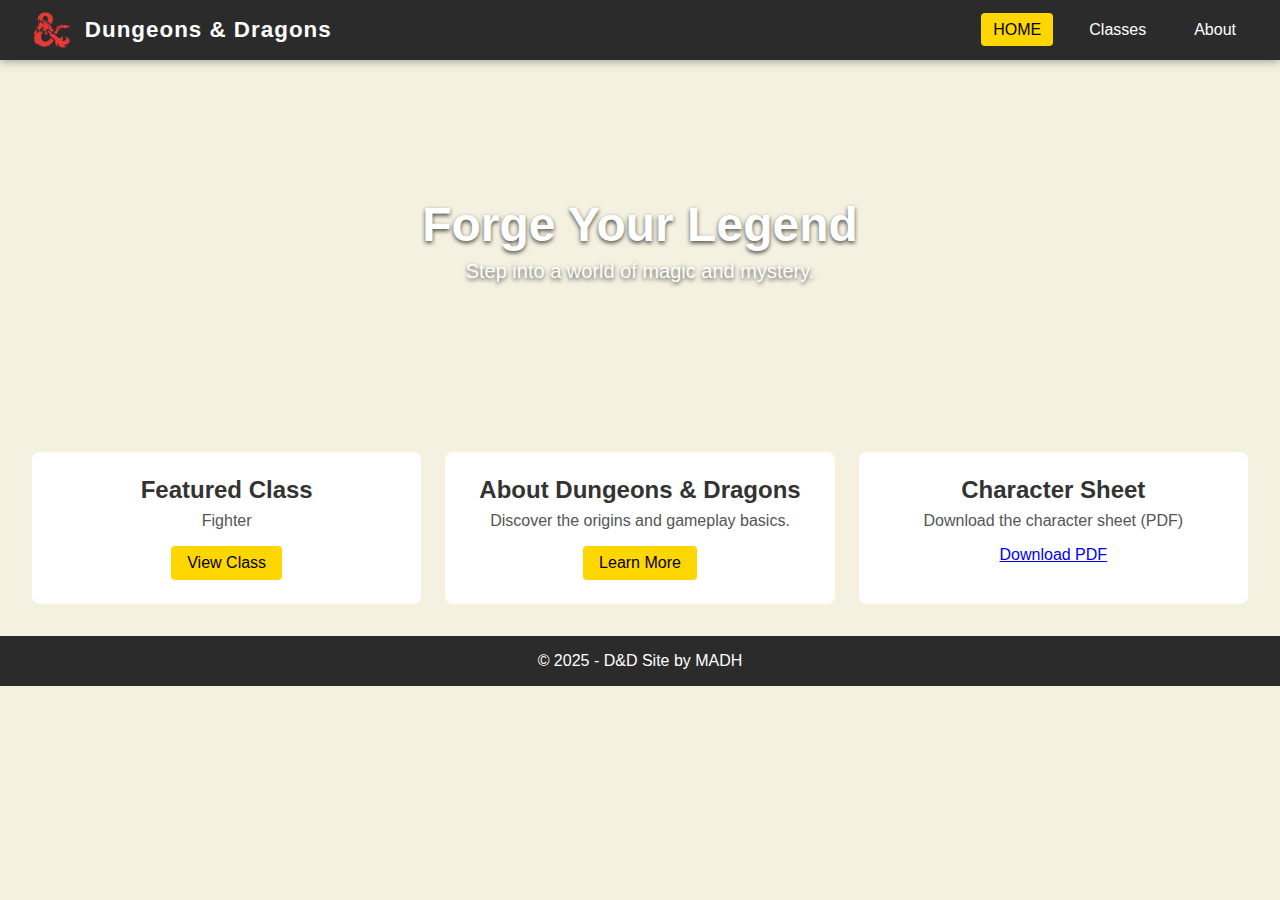
<file: index.html>
<!DOCTYPE html>
<html lang="en">
<head>
    <meta charset="UTF-8">
    <meta name="viewport" content="width=device-width, initial-scale=1.0">
    <title>D&D - HOME</title>
    <link rel="stylesheet" href="styles/index.css">
</head>
<body>
    <a href="#main" class="skip-link">Skip to main content</a>
    <header class="navbar">
        <div class="brand">
            <img class="brand__logo" src="imgs/dnd_logo.png" alt="D&D Logo">
            <h1 class="brand__title">Dungeons & Dragons</h1>
        </div>
        
        <nav class="nav">
            <ul class="nav__list">
                <li class="nav__item"><a class="nav__link nav__link--active" href="index.html">HOME</a></li>
                <li class="nav__item"><a class="nav__link" href="classes.html">Classes</a></li>
                <li class="nav__item"><a class="nav__link" href="about.html">About</a></li>
            </ul>
        </nav>
    </header>

    <main id="main">
        <section class="hero">
            <h2>Forge Your Legend</h2>
            <p>Step into a world of magic and mystery.</p>
        </section>

        <section class="featured-cards">
            <div class="card">
                <h3>Featured Class</h3>
                <p>Fighter</p>
                <a href="classes.html" class="btn">View Class</a>
            </div>
            <div class="card">
                <h3>About Dungeons & Dragons</h3>
                <p>Discover the origins and gameplay basics.</p>
                <a href="about.html" class="btn">Learn More</a>
            </div>
            <div class="card">
                <h3>Character Sheet</h3>
                <p>Download the character sheet (PDF)</p>
                <a href="https://media.wizards.com/2016/dnd/downloads/5E_CharacterSheet_Fillable.pdf" target="_blank">Download PDF</a>
            </div>
        </section>
    </main>

    <footer class="footer">
        <p>&copy; 2025 - D&D Site by MADH</p>
    </footer>
</body>
</html>
</file>
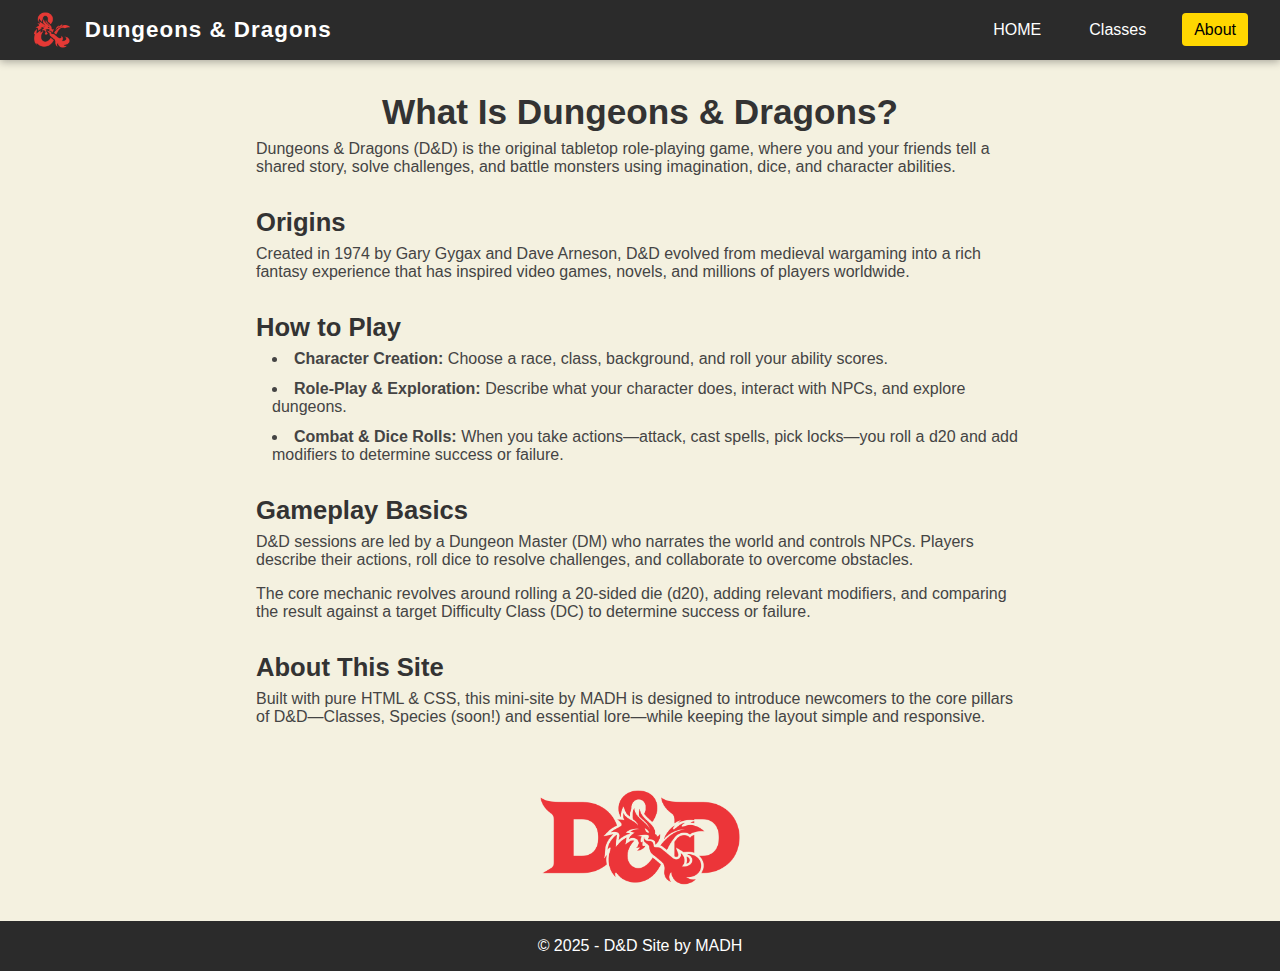
<file: about.html>
<!DOCTYPE html>
<html lang="en">
<head>
    <meta charset="UTF-8">
    <meta name="viewport" content="width=device-width, initial-scale=1.0">
    <title>D&D - About</title>
    <link rel="stylesheet" href="styles/index.css">
</head>
<body>
    <a href="#main" class="skip-link">Skip to main content</a>
    <header class="navbar">
        <div class="brand">
            <img class="brand__logo" src="imgs/dnd_logo.png" alt="D&D Logo">
            <h1 class="brand__title">Dungeons & Dragons</h1>
        </div>
        
        <nav class="nav">
            <ul class="nav__list">
                <li class="nav__item"><a class="nav__link" href="index.html">HOME</a></li>
                <li class="nav__item"><a class="nav__link" href="classes.html">Classes</a></li>
                <li class="nav__item"><a class="nav__link nav__link--active" href="about.html">About</a></li>
            </ul>
        </nav>
    </header>

    <main id="main">
        <section class="about-section">
            <h2>What Is Dungeons & Dragons?</h2>
            <p>Dungeons & Dragons (D&D) is the original tabletop role-playing game, where you and your friends tell a shared story, solve challenges, and battle monsters using imagination, dice, and character abilities.</p>
        </section>

        <section class="about-section">
            <h3>Origins</h3>
            <p>Created in 1974 by Gary Gygax and Dave Arneson, D&D evolved from medieval wargaming into a rich fantasy experience that has inspired video games, novels, and millions of players worldwide.</p>
        </section>

        <section class="about-section">
            <h3>How to Play</h3>
            <ul>
                <li><strong>Character Creation:</strong> Choose a race, class, background, and roll your ability scores.</li>
                <li><strong>Role-Play & Exploration:</strong> Describe what your character does, interact with NPCs, and explore dungeons.</li>
                <li><strong>Combat & Dice Rolls:</strong> When you take actions—attack, cast spells, pick locks—you roll a d20 and add modifiers to determine success or failure.</li>
            </ul>
        </section>

        <section class="about-section">
            <h3>Gameplay Basics</h3>
            <p>D&D sessions are led by a Dungeon Master (DM) who narrates the world and controls NPCs. Players describe their actions, roll dice to resolve challenges, and collaborate to overcome obstacles.</p>
            <p>The core mechanic revolves around rolling a 20-sided die (d20), adding relevant modifiers, and comparing the result against a target Difficulty Class (DC) to determine success or failure.</p>
        </section>

        <section class="about-section">
            <h3>About This Site</h3>
            <p>Built with pure HTML & CSS, this mini-site by MADH is designed to introduce newcomers to the core pillars of D&D—Classes, Species (soon!) and essential lore—while keeping the layout simple and responsive.</p>
        </section>

        <section class="about-logo">
            <img src="imgs/dnd_full_logo.png" alt="Dungeons & Dragons Logo">
        </section>
    </main>

    <footer class="footer">
        <p>&copy; 2025 - D&D Site by MADH</p>
    </footer>
</body>
</html>
</file>
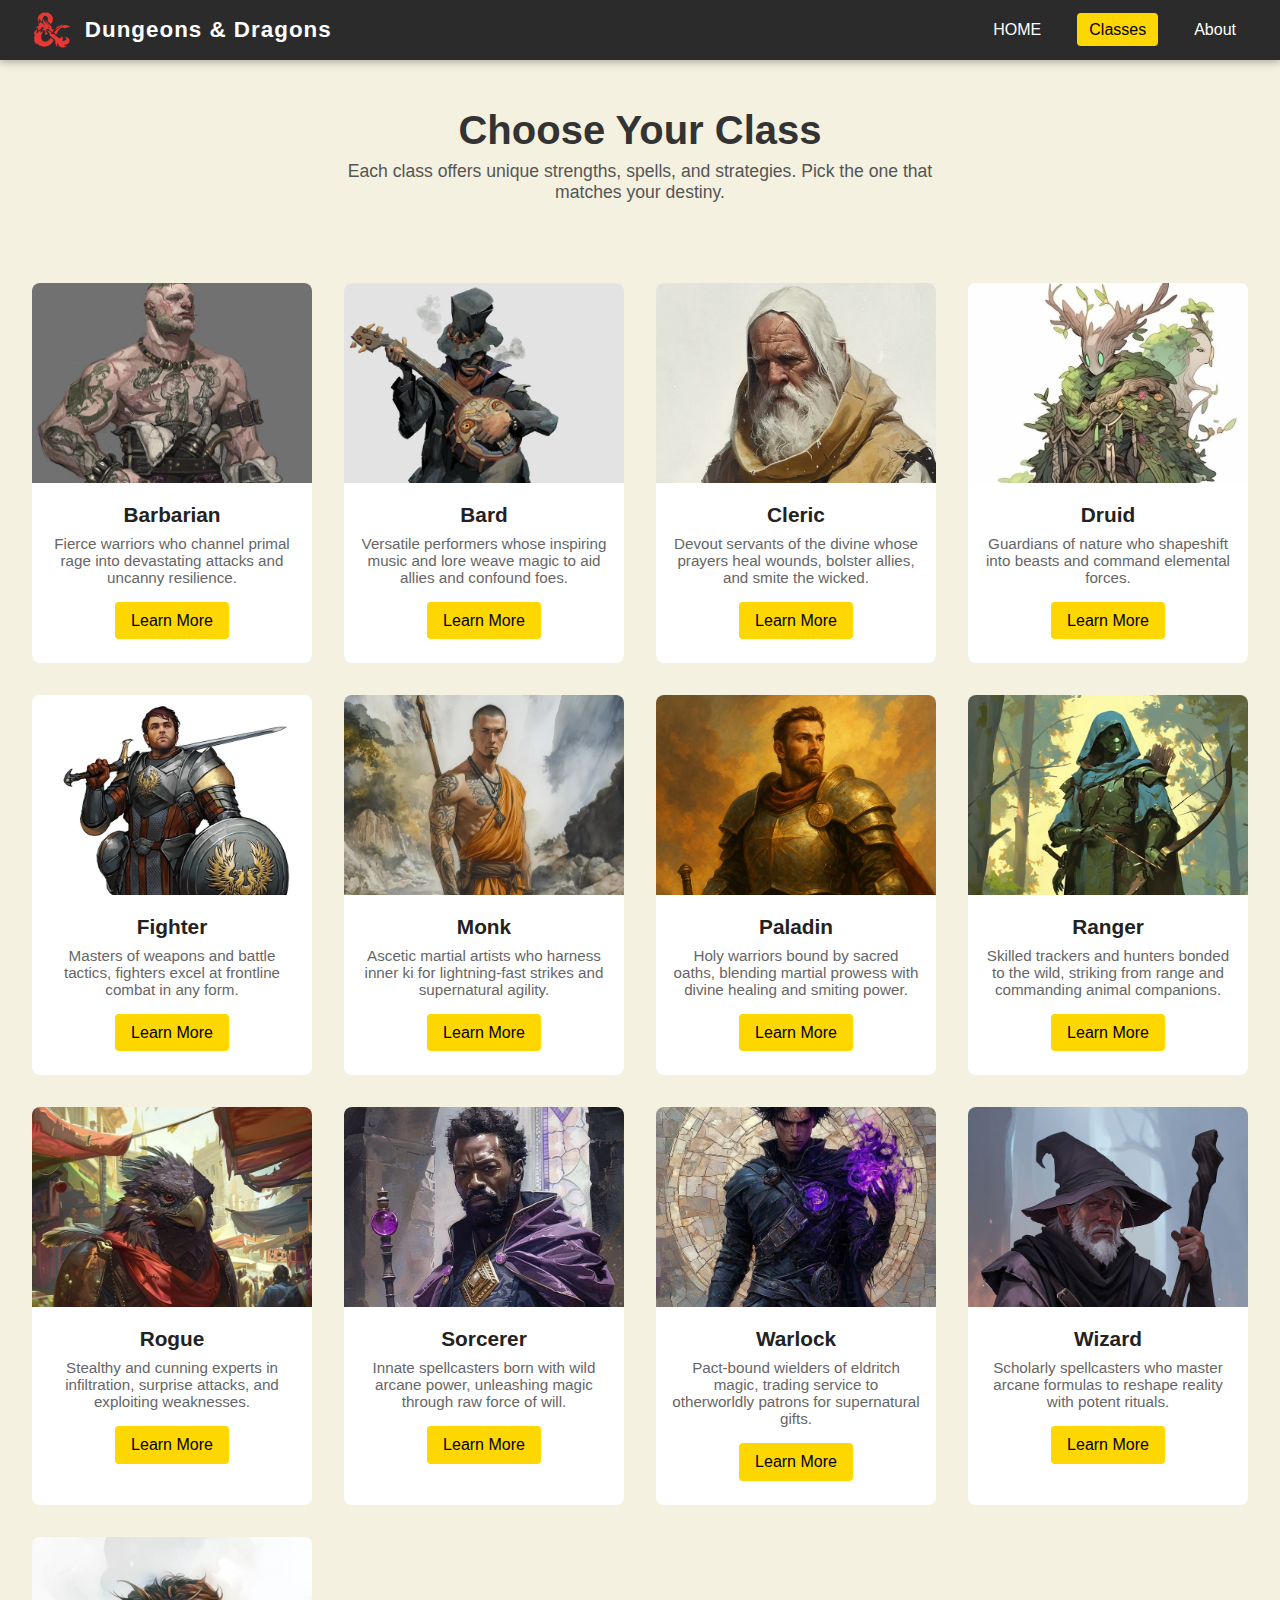
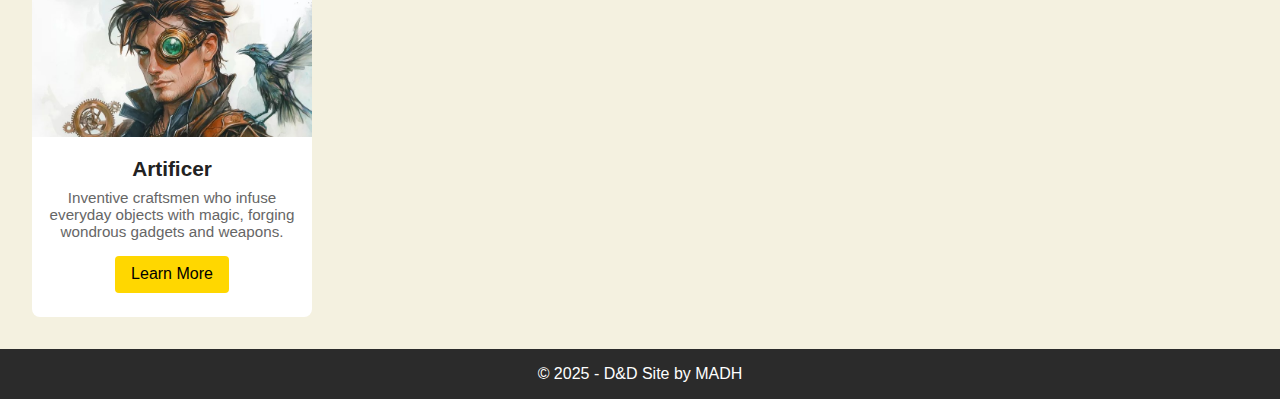
<file: classes.html>
<!DOCTYPE html>
<html lang="en">
<head>
    <meta charset="UTF-8">
    <meta name="viewport" content="width=device-width, initial-scale=1.0">
    <title>D&D - Classes</title>
    <link rel="stylesheet" href="styles/index.css">
</head>
<body>
    <a href="#main" class="skip-link">Skip to main content</a>
    <header class="navbar">
        <div class="brand">
            <img class="brand__logo" src="imgs/dnd_logo.png" alt="D&D Logo">
            <h1 class="brand__title">Dungeons & Dragons</h1>
        </div>
        
        <nav class="nav">
            <ul class="nav__list">
                <li class="nav__item"><a class="nav__link" href="index.html">HOME</a></li>
                <li class="nav__item"><a class="nav__link nav__link--active" href="classes.html">Classes</a></li>
                <li class="nav__item"><a class="nav__link" href="about.html">About</a></li>
            </ul>
        </nav>
    </header>

    <main id="main">
        <section class="classes-intro">
            <h2>Choose Your Class</h2>
            <p>Each class offers unique strengths, spells, and strategies. Pick the one that matches your destiny.</p>
        </section>

        <section class="class-grid">
            <div class="class-card">
                <img src="imgs/barbarian.jpg" alt="Image of Barbarian">
                <h3>Barbarian</h3>
                <p>Fierce warriors who channel primal rage into devastating attacks and uncanny resilience.</p>
                <a href="#" class="btn learn-btn">Learn More</a>
            </div>

            <div class="class-card">
                <img src="imgs/bard.jpg" alt="Image of Bard">
                <h3>Bard</h3>
                <p>Versatile performers whose inspiring music and lore weave magic to aid allies and confound foes.</p>
                <a href="#" class="btn learn-btn">Learn More</a>
            </div>

            <div class="class-card">
                <img src="imgs/cleric.jpg" alt="Image of Cleric">
                <h3>Cleric</h3>
                <p>Devout servants of the divine whose prayers heal wounds, bolster allies, and smite the wicked.</p>
                <a href="#" class="btn learn-btn">Learn More</a>
            </div>

            <div class="class-card">
                <img src="imgs/druid.jpg" alt="Image of Druid">
                <h3>Druid</h3>
                <p>Guardians of nature who shapeshift into beasts and command elemental forces.</p>
                <a href="#" class="btn learn-btn">Learn More</a>
            </div>

            <div class="class-card">
                <img src="imgs/fighter.jpg" alt="Image of Fighter">
                <h3>Fighter</h3>
                <p>Masters of weapons and battle tactics, fighters excel at frontline combat in any form.</p>
                <a href="#" class="btn learn-btn">Learn More</a>
            </div>

            <div class="class-card">
                <img src="imgs/monk.jpg" alt="Image of Monk">
                <h3>Monk</h3>
                <p>Ascetic martial artists who harness inner ki for lightning-fast strikes and supernatural agility.</p>
                <a href="#" class="btn learn-btn">Learn More</a>
            </div>

            <div class="class-card">
                <img src="imgs/paladin.jpg" alt="Image of Paladin">
                <h3>Paladin</h3>
                <p>Holy warriors bound by sacred oaths, blending martial prowess with divine healing and smiting power.</p>
                <a href="#" class="btn learn-btn">Learn More</a>
            </div>

            <div class="class-card">
                <img src="imgs/ranger.jpg" alt="Image of Ranger">
                <h3>Ranger</h3>
                <p>Skilled trackers and hunters bonded to the wild, striking from range and commanding animal companions.</p>
                <a href="#" class="btn learn-btn">Learn More</a>
            </div>

            <div class="class-card">
                <img src="imgs/rogue.jpg" alt="Image of Rogue">
                <h3>Rogue</h3>
                <p>Stealthy and cunning experts in infiltration, surprise attacks, and exploiting weaknesses.</p>
                <a href="#" class="btn learn-btn">Learn More</a>
            </div>

            <div class="class-card">
                <img src="imgs/sorcerer.jpg" alt="Image of Sorcerer">
                <h3>Sorcerer</h3>
                <p>Innate spellcasters born with wild arcane power, unleashing magic through raw force of will.</p>
                <a href="#" class="btn learn-btn">Learn More</a>
            </div>

            <div class="class-card">
                <img src="imgs/warlock.jpg" alt="Image of Warlock">
                <h3>Warlock</h3>
                <p>Pact-bound wielders of eldritch magic, trading service to otherworldly patrons for supernatural gifts.</p>
                <a href="#" class="btn learn-btn">Learn More</a>
            </div>

            <div class="class-card">
                <img src="imgs/wizard.jpg" alt="Image of Wizard">
                <h3>Wizard</h3>
                <p>Scholarly spellcasters who master arcane formulas to reshape reality with potent rituals.</p>
                <a href="#" class="btn learn-btn">Learn More</a>
            </div>

            <div class="class-card">
                <img src="imgs/artificer.jpg" alt="Image of Artificer">
                <h3>Artificer</h3>
                <p>Inventive craftsmen who infuse everyday objects with magic, forging wondrous gadgets and weapons.</p>
                <a href="#" class="btn learn-btn">Learn More</a>
            </div>
        </section>
    </main>

    <footer class="footer">
        <p>&copy; 2025 - D&D Site by MADH</p>
    </footer>
</body>
</html>
</file>
<file: styles/index.css>
:root {
    --color-bg: #f4f1e0;
    --color-navbar: #2b2b2b;
    --color-text: #ffffff;
    --color-accent: #ffd700;
    --color-hover: rgba(255, 215, 0, 0.2);
}

* {
    margin: 0;
    padding: 0;
    box-sizing: border-box;
}

body {
    font-family: 'Segoe UI', sans-serif;
    background-color: var(--color-bg);
    color: #333;
}

.skip-link {
    position: absolute;
    top: -3rem;
    left: 1rem;
    background: var(--color-accent);
    color: #000;
    padding: 0.5rem 1rem;
    border-radius: 4px;
    text-decoration: none;
    transition: top 0.3s ease;
    z-index: 100;
}

.skip-link:focus {
    top: 1rem;
}

.navbar {
    background-color: var(--color-navbar);
    color: var(--color-text);
    display: flex;
    align-items: center;
    justify-content: space-between;
    padding: 10px 2rem;
    box-shadow: 0 2px 8px rgba(0, 0, 0, 0.3);
}

.brand {
    display: flex;
    align-items: center;
}

.brand__logo {
    width: 40px;
    height: auto;
    margin-right: 0.8rem;
}

.brand__title {
    font-size: 1.4rem;
    letter-spacing: 1px;
}

.nav__list {
    list-style: none;
    display: flex;
    gap: 1.5rem;
}

.nav__link {
    color: var(--color-text);
    text-decoration: none;
    font-weight: 500;
    padding: 8px 12px;
    border-radius: 4px;
    transition: background 0.25s, color 0.25s;
}

.nav__link:hover {
    background-color: var(--color-hover);
}

.nav__link--active {
    background-color: var(--color-accent);
    color: #000;
}

.hero {
    background: url(https://images3.alphacoders.com/130/1304178.jpg) center/cover no-repeat;
    height: 40vh;
    display: flex;
    flex-direction: column;
    justify-content: center;
    align-items: center;
    color: #fff;
    text-shadow: 0 2px 4px rgba(0, 0, 0, 0.7);
}

.hero h2 {
    font-size: 3rem;
    margin-bottom: 0.5rem;
}

.hero p {
    font-size: 1.25rem;
}

.featured-cards {
    display: grid;
    grid-template-columns: repeat(auto-fit, minmax(220px, 1fr));
    gap: 1.5rem;
    padding: 2rem;
}

.card {
    background-color: #fff;
    border-radius: 8px;
    padding: 1.5rem;
    text-align: center;
    box-shadow: 0 2px 6 px rgba(0, 0, 0, 0.15);
    transition: transform 0.2s, box-shadow 0.2s;
}

.card:hover {
    transform: translateY(-5px);
    box-shadow: 0 4px 12px rgba(0, 0, 0, 0.2);
}

.card h3 {
    margin-bottom: 0.5rem;
    font-size: 1.5rem;
}

.card p {
    margin-bottom: 1rem;
    color: #555;
}

.btn {
    display: inline-block;
    background: var(--color-accent);
    color: #000;
    padding: 0.5rem 1rem;
    border-radius: 4px;
    text-decoration: none;
    font-weight: 500;
}

.classes-intro {
    text-align: center;
    padding: 3rem 1rem;
}

.classes-intro h2 {
    font-size: 2.5rem;
    margin-bottom: 0.5rem;
}

.classes-intro p {
    font-size: 1.1rem;
    max-width: 600px;
    margin: auto;
    color: #555;
}

.class-grid {
    display: grid;
    grid-template-columns: repeat(auto-fit, minmax(250px, 1fr));
    gap: 2rem;
    padding: 2rem;
}

.class-card {
    background: #fff;
    border-radius: 8px;
    overflow: hidden;
    text-align: center;
    box-shadow: 0 2px 6 px rgba(0, 0, 0, 0.15);
    transition: transform 0.2s, box-shadow 0.2s;
}

.class-card:hover {
    transform: translateY(-5px);
    box-shadow: 0 4px 12px rgba(0, 0, 0, 0.2);
}

.class-card img {
    width: 100%;
    height: 200px;
    object-fit: cover;
    object-position: 50% 5%;
}

.class-card h3 {
    margin: 1rem 0 0.5rem;
    font-size: 1.3rem;
    color: #222;
}

.class-card p {
    padding: 0 1rem;
    color: #666;
    font-size: 0.95rem;
}

.learn-btn {
    display: inline-block;
    margin: 1rem auto 1.5rem;
    padding: 0.6rem 1rem;
    background: var(--color-accent);
    color: #000;
    border-radius: 4px;
    text-decoration: none;
    font-weight: 500;
    transition: background 0.3s;
}

.learn-btn:hover {
    background: #ffe066;
}

.about-section {
    max-width: 800px;
    margin: 2rem auto;
    padding: 0 1rem;
}

.about-section h2 {
    font-size: 2.2rem;
    margin-bottom: 0.5rem;
    text-align: center;
}

.about-section h3 {
    font-size: 1.6rem;
    margin-top: 1.5rem;
    margin-bottom: 0.5rem;
}

.about-section p {
    margin-bottom: 1rem;
    color: #444;
}

.about-section ul {
    list-style: disc inside;
    margin-left: 1rem;
    color: #444;
}

.about-section li {
    margin-bottom: 0.75rem;
}

.about-logo {
    text-align: center;
    padding: 2rem 1rem;
}

.about-logo img {
    max-width: 200px;
    height: auto;
    opacity: 0.9;
    transition: transform 0.3s;
}

.about-logo img:hover {
    transform: scale(1.05);
}

.footer {
    background-color: var(--color-navbar);
    color: var(--color-text);
    text-align: center;
    padding: 1rem;
}

@media (max-width: 600px) {
    .navbar {
        flex-direction: column;
        align-items: flex-start;
    }

    .nav__list {
        width: 100%;
        justify-content: space-around;
        margin-top: 8px;
    }
}
</file>
